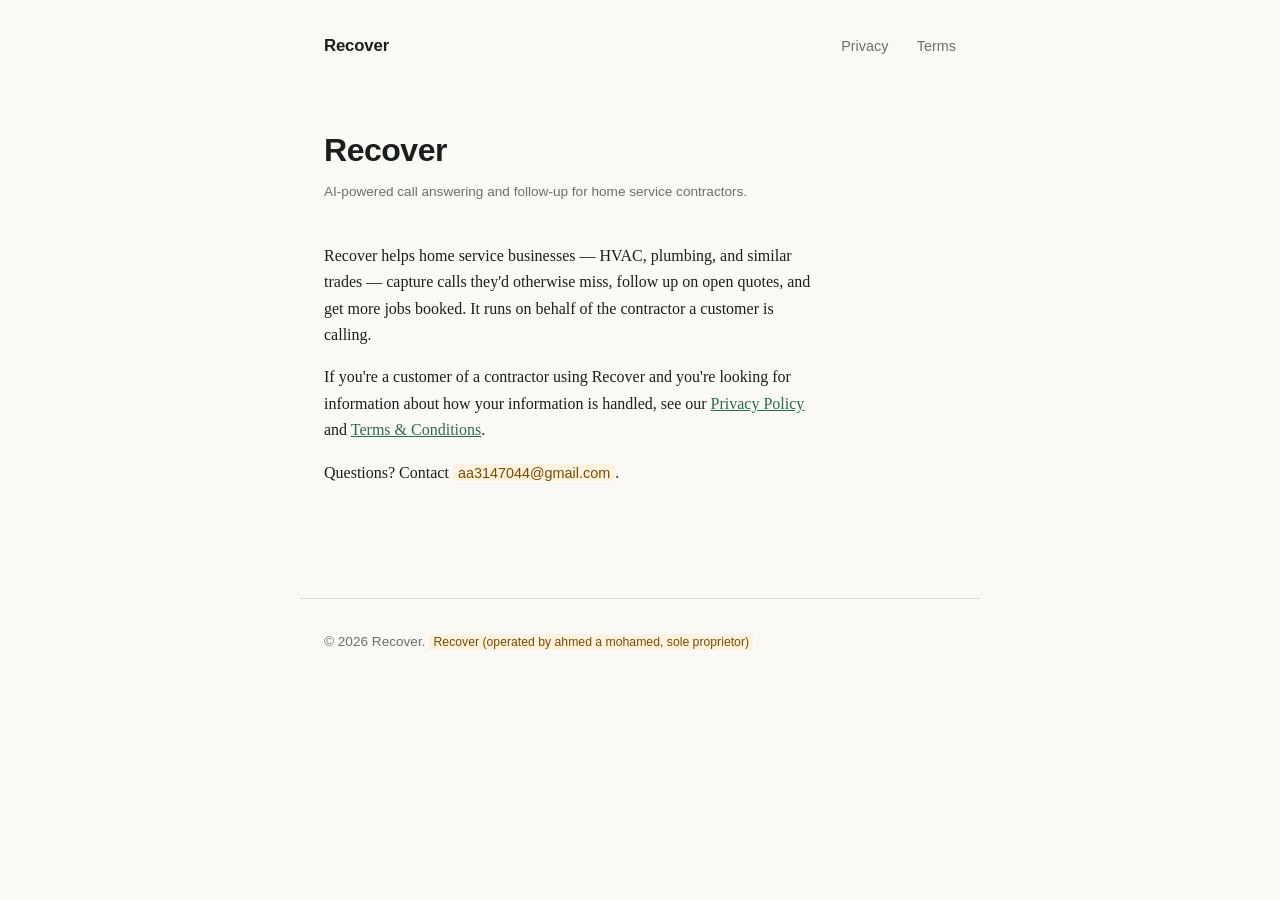
<file: index.html>
<!DOCTYPE html>
<html lang="en">
<head>
<meta charset="UTF-8">
<meta name="viewport" content="width=device-width, initial-scale=1.0">
<title>Recover</title>
<link rel="stylesheet" href="style.css">
</head>
<body>
<header class="site">
  <a class="mark" href="/">Recover</a>
  <nav>
    <a href="privacy.html">Privacy</a>
    <a href="terms.html">Terms</a>
  </nav>
</header>

<div class="wrap">
  <h1>Recover</h1>
  <p class="updated">AI-powered call answering and follow-up for home service contractors.</p>

  <p>Recover helps home service businesses — HVAC, plumbing, and similar
  trades — capture calls they'd otherwise miss, follow up on open quotes,
  and get more jobs booked. It runs on behalf of the contractor a customer
  is calling.</p>

  <p>If you're a customer of a contractor using Recover and you're looking
  for information about how your information is handled, see our
  <a href="privacy.html">Privacy Policy</a> and <a href="terms.html">Terms
  &amp; Conditions</a>.</p>

  <p>Questions? Contact <span class="placeholder">aa3147044@gmail.com</span>.</p>
</div>

<footer class="site">
  &copy; 2026 Recover. <span class="placeholder">Recover (operated by ahmed a mohamed, sole proprietor)</span>
</footer>
</body>
</html>
</file>
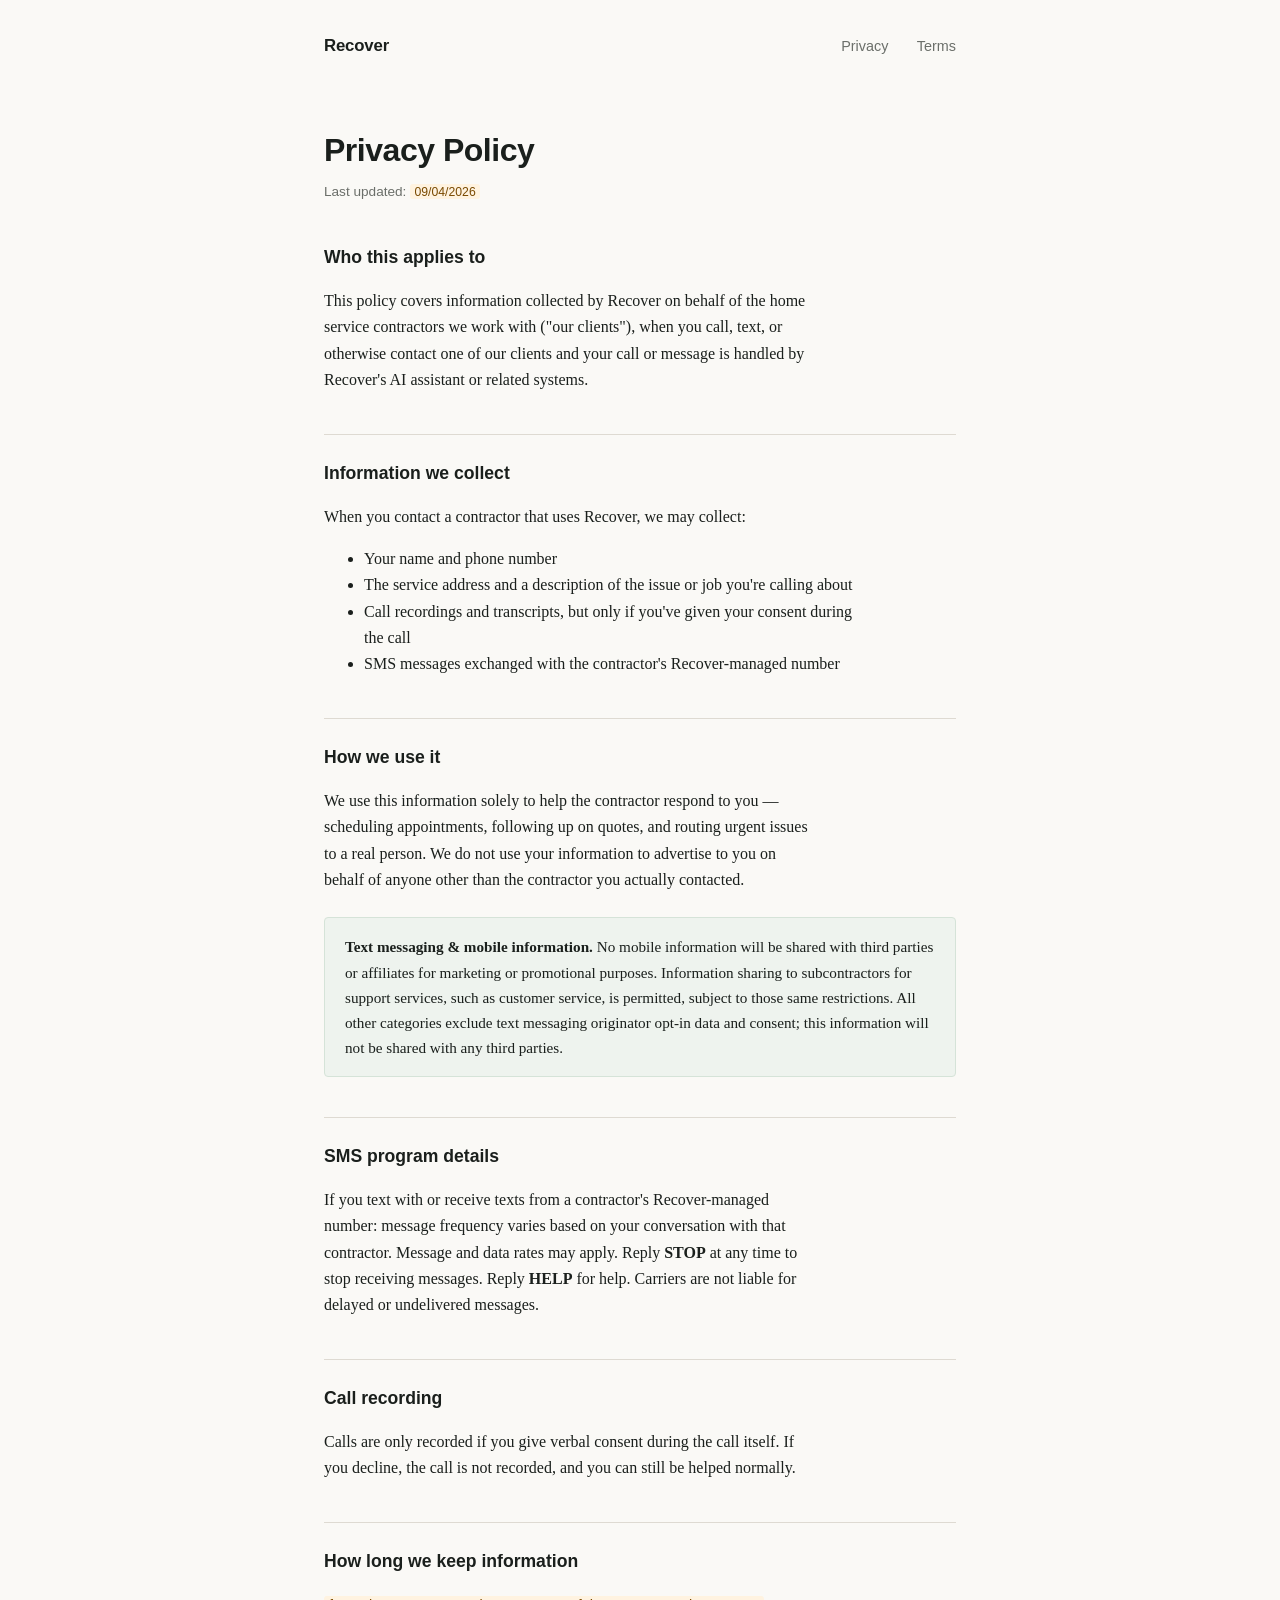
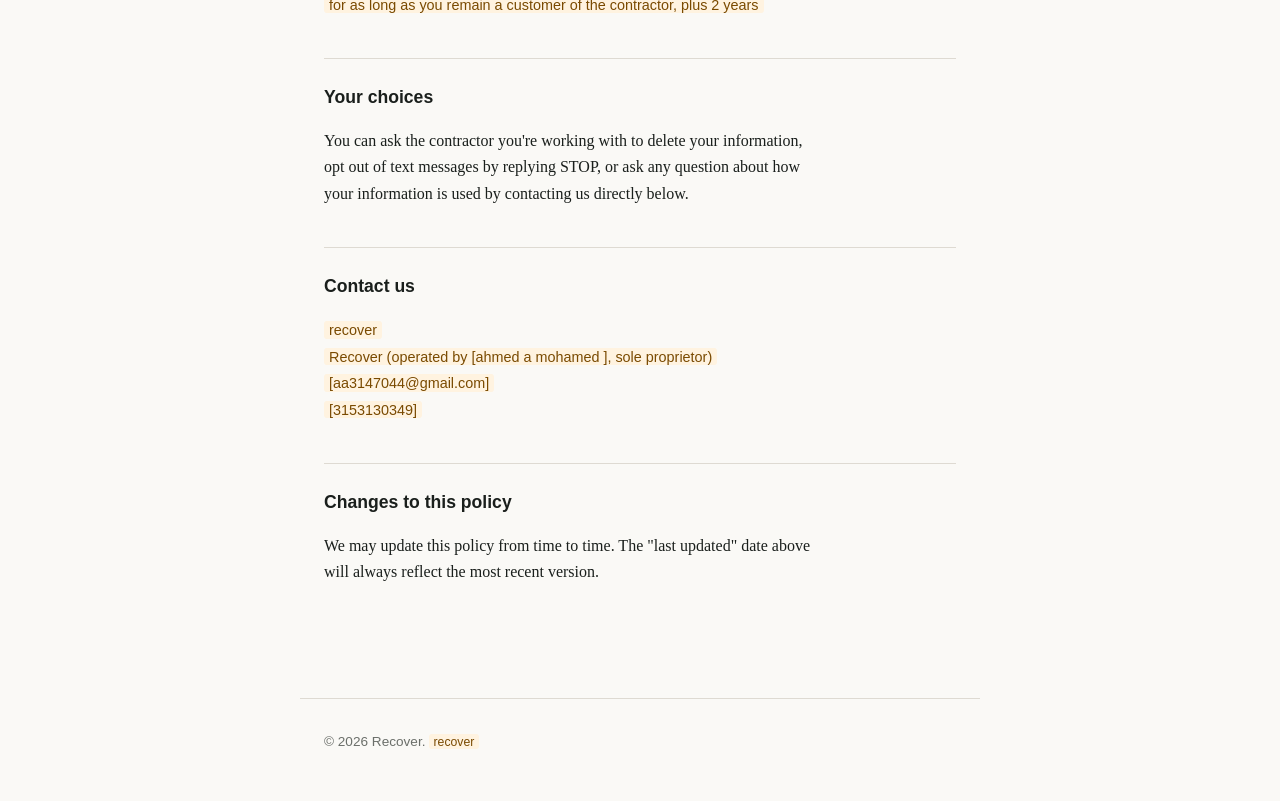
<file: privacy.html>
<!DOCTYPE html>
<html lang="en">
<head>
<meta charset="UTF-8">
<meta name="viewport" content="width=device-width, initial-scale=1.0">
<title>Privacy Policy — Recover</title>
<link rel="stylesheet" href="style.css">
</head>
<body>
<header class="site">
  <a class="mark" href="/">Recover</a>
  <nav>
    <a href="privacy.html">Privacy</a>
    <a href="terms.html">Terms</a>
  </nav>
</header>

<div class="wrap">
  <h1>Privacy Policy</h1>
  <p class="updated">Last updated: <span class="placeholder"> 09/04/2026 </span></p>

  <h2>Who this applies to</h2>
  <p>This policy covers information collected by Recover on behalf of the
  home service contractors we work with ("our clients"), when you call,
  text, or otherwise contact one of our clients and your call or message is
  handled by Recover's AI assistant or related systems.</p>

  <h2>Information we collect</h2>
  <p>When you contact a contractor that uses Recover, we may collect:</p>
  <ul>
    <li>Your name and phone number</li>
    <li>The service address and a description of the issue or job you're
    calling about</li>
    <li>Call recordings and transcripts, but only if you've given your
    consent during the call</li>
    <li>SMS messages exchanged with the contractor's Recover-managed
    number</li>
  </ul>

  <h2>How we use it</h2>
  <p>We use this information solely to help the contractor respond to you —
  scheduling appointments, following up on quotes, and routing urgent
  issues to a real person. We do not use your information to advertise to
  you on behalf of anyone other than the contractor you actually
  contacted.</p>

  <div class="callout">
    <strong>Text messaging &amp; mobile information.</strong> No mobile
    information will be shared with third parties or affiliates for
    marketing or promotional purposes. Information sharing to
    subcontractors for support services, such as customer service, is
    permitted, subject to those same restrictions. All other categories
    exclude text messaging originator opt-in data and consent; this
    information will not be shared with any third parties.
  </div>

  <h2>SMS program details</h2>
  <p>If you text with or receive texts from a contractor's Recover-managed
  number: message frequency varies based on your conversation with that
  contractor. Message and data rates may apply. Reply <strong>STOP</strong>
  at any time to stop receiving messages. Reply <strong>HELP</strong> for
  help. Carriers are not liable for delayed or undelivered messages.</p>

  <h2>Call recording</h2>
  <p>Calls are only recorded if you give verbal consent during the call
  itself. If you decline, the call is not recorded, and you can still be
  helped normally.</p>

  <h2>How long we keep information</h2>
  <p><span class="placeholder"> for as long as you remain a customer of the contractor, plus 2 years </span></p>

  <h2>Your choices</h2>
  <p>You can ask the contractor you're working with to delete your
  information, opt out of text messages by replying STOP, or ask any
  question about how your information is used by contacting us directly
  below.</p>

  <h2>Contact us</h2>
  <p><span class="placeholder"> recover </span><br>
  <span class="placeholder">Recover (operated by [ahmed a mohamed ], sole proprietor)</span><br>
  <span class="placeholder">[aa3147044@gmail.com]</span><br>
  <span class="placeholder">[3153130349]</span></p>

  <h2>Changes to this policy</h2>
  <p>We may update this policy from time to time. The "last updated" date
  above will always reflect the most recent version.</p>
</div>

<footer class="site">
  &copy; 2026 Recover. <span class="placeholder"> recover </span>
</footer>
</body>
</html>
</file>
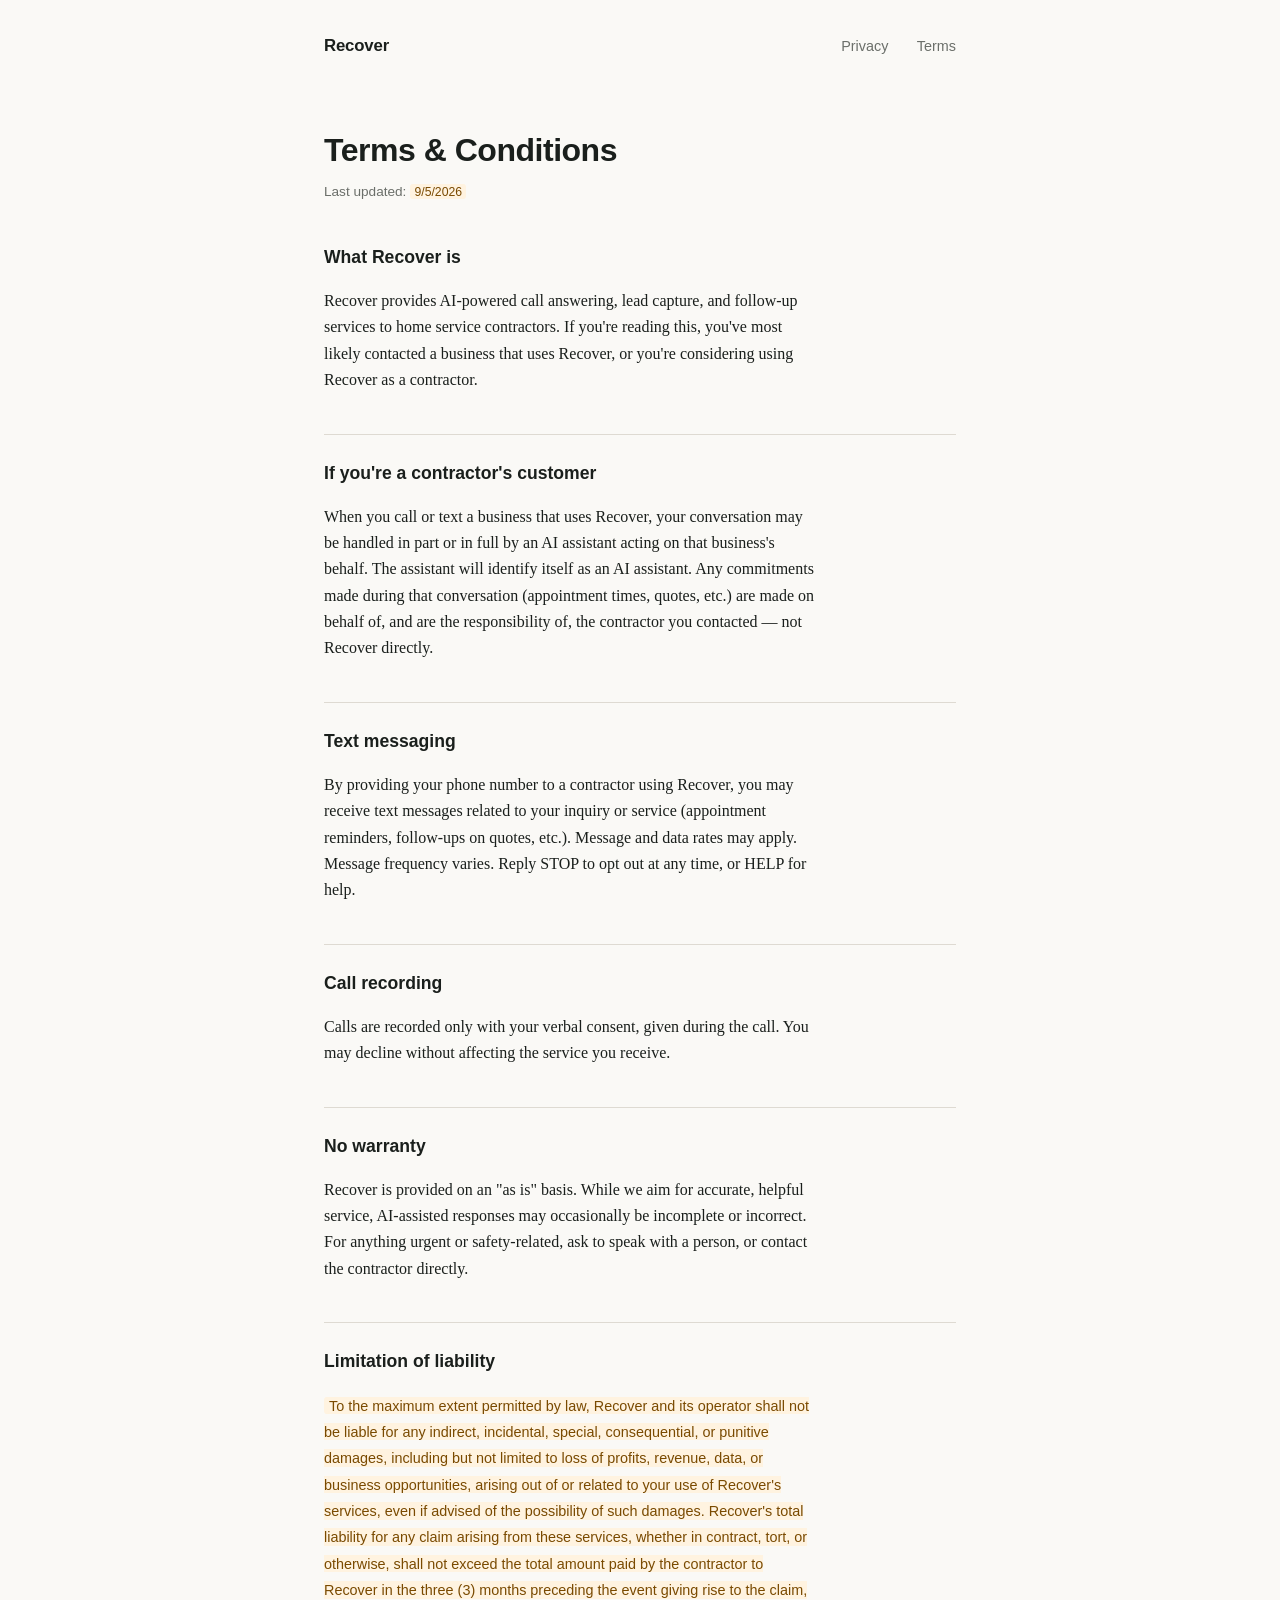
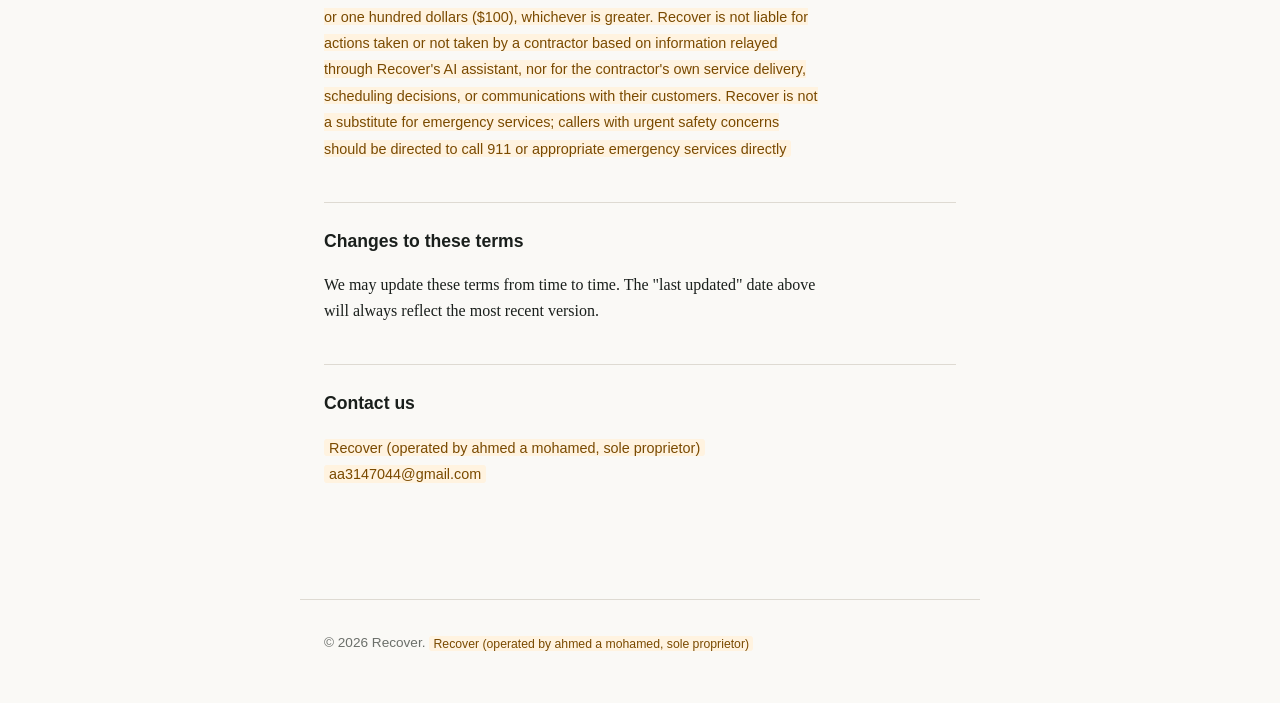
<file: terms.html>
<!DOCTYPE html>
<html lang="en">
<head>
<meta charset="UTF-8">
<meta name="viewport" content="width=device-width, initial-scale=1.0">
<title>Terms &amp; Conditions — Recover</title>
<link rel="stylesheet" href="style.css">
</head>
<body>
<header class="site">
  <a class="mark" href="/">Recover</a>
  <nav>
    <a href="privacy.html">Privacy</a>
    <a href="terms.html">Terms</a>
  </nav>
</header>

<div class="wrap">
  <h1>Terms &amp; Conditions</h1>
  <p class="updated">Last updated: <span class="placeholder">9/5/2026</span></p>

  <h2>What Recover is</h2>
  <p>Recover provides AI-powered call answering, lead capture, and
  follow-up services to home service contractors. If you're reading this,
  you've most likely contacted a business that uses Recover, or you're
  considering using Recover as a contractor.</p>

  <h2>If you're a contractor's customer</h2>
  <p>When you call or text a business that uses Recover, your conversation
  may be handled in part or in full by an AI assistant acting on that
  business's behalf. The assistant will identify itself as an AI assistant.
  Any commitments made during that conversation (appointment times,
  quotes, etc.) are made on behalf of, and are the responsibility of, the
  contractor you contacted — not Recover directly.</p>

  <h2>Text messaging</h2>
  <p>By providing your phone number to a contractor using Recover, you may
  receive text messages related to your inquiry or service (appointment
  reminders, follow-ups on quotes, etc.). Message and data rates may apply.
  Message frequency varies. Reply STOP to opt out at any time, or HELP for
  help.</p>

  <h2>Call recording</h2>
  <p>Calls are recorded only with your verbal consent, given during the
  call. You may decline without affecting the service you receive.</p>

  <h2>No warranty</h2>
  <p>Recover is provided on an "as is" basis. While we aim for accurate,
  helpful service, AI-assisted responses may occasionally be incomplete or
  incorrect. For anything urgent or safety-related, ask to speak with a
  person, or contact the contractor directly.</p>

  <h2>Limitation of liability</h2>
  <p><span class="placeholder">To the maximum extent permitted by law, Recover and its operator shall not
be liable for any indirect, incidental, special, consequential, or
punitive damages, including but not limited to loss of profits, revenue,
data, or business opportunities, arising out of or related to your use of
Recover's services, even if advised of the possibility of such damages.

Recover's total liability for any claim arising from these services,
whether in contract, tort, or otherwise, shall not exceed the total amount
paid by the contractor to Recover in the three (3) months preceding the
event giving rise to the claim, or one hundred dollars ($100), whichever is
greater.

Recover is not liable for actions taken or not taken by a contractor based
on information relayed through Recover's AI assistant, nor for the
contractor's own service delivery, scheduling decisions, or communications
with their customers. Recover is not a substitute for emergency services;
callers with urgent safety concerns should be directed to call 911 or
appropriate emergency services directly</span></p>

  <h2>Changes to these terms</h2>
  <p>We may update these terms from time to time. The "last updated" date
  above will always reflect the most recent version.</p>

  <h2>Contact us</h2>
  <p><span class="placeholder">Recover (operated by ahmed a mohamed, sole proprietor)</span><br>
  <span class="placeholder">aa3147044@gmail.com</span></p>
</div>

<footer class="site">
  &copy; 2026 Recover. <span class="placeholder">Recover (operated by ahmed a mohamed, sole proprietor)</span>
</footer>
</body>
</html>
</file>
<file: style.css>
:root {
  --ink: #1a1f1c;
  --paper: #faf9f6;
  --line: #dedad2;
  --accent: #2f6b4f;
  --muted: #6b6f6a;
}

* { box-sizing: border-box; }

body {
  margin: 0;
  background: var(--paper);
  color: var(--ink);
  font-family: "Iowan Old Style", "Palatino Linotype", Georgia, serif;
  line-height: 1.65;
}

.wrap {
  max-width: 680px;
  margin: 0 auto;
  padding: 4rem 1.5rem 6rem;
}

header.site {
  max-width: 680px;
  margin: 0 auto;
  padding: 2rem 1.5rem 0;
  display: flex;
  justify-content: space-between;
  align-items: baseline;
  font-family: -apple-system, BlinkMacSystemFont, "Segoe UI", sans-serif;
}

header.site .mark {
  font-weight: 700;
  font-size: 1.05rem;
  letter-spacing: -0.01em;
  color: var(--ink);
  text-decoration: none;
}

header.site nav a {
  color: var(--muted);
  text-decoration: none;
  font-size: 0.9rem;
  margin-left: 1.5rem;
}

header.site nav a:hover { color: var(--accent); }

h1 {
  font-family: -apple-system, BlinkMacSystemFont, "Segoe UI", sans-serif;
  font-size: 2rem;
  font-weight: 700;
  letter-spacing: -0.015em;
  margin: 0 0 0.25rem;
}

.updated {
  font-family: -apple-system, BlinkMacSystemFont, "Segoe UI", sans-serif;
  color: var(--muted);
  font-size: 0.85rem;
  margin: 0 0 2.5rem;
}

h2 {
  font-family: -apple-system, BlinkMacSystemFont, "Segoe UI", sans-serif;
  font-size: 1.1rem;
  font-weight: 700;
  margin: 2.5rem 0 0.75rem;
  padding-top: 1.5rem;
  border-top: 1px solid var(--line);
}

h2:first-of-type {
  border-top: none;
  padding-top: 0;
}

p, li { max-width: 62ch; }

a { color: var(--accent); }

.callout {
  background: #eef3ee;
  border: 1px solid #d5e3d8;
  border-radius: 4px;
  padding: 1rem 1.25rem;
  font-size: 0.95rem;
  margin: 1.5rem 0;
}

.placeholder {
  background: #fff3e0;
  color: #7a4a00;
  padding: 0.05em 0.35em;
  border-radius: 3px;
  font-family: -apple-system, BlinkMacSystemFont, "Segoe UI", sans-serif;
  font-size: 0.9em;
}

footer.site {
  max-width: 680px;
  margin: 0 auto;
  padding: 2rem 1.5rem 3rem;
  font-family: -apple-system, BlinkMacSystemFont, "Segoe UI", sans-serif;
  color: var(--muted);
  font-size: 0.85rem;
  border-top: 1px solid var(--line);
}
</file>
